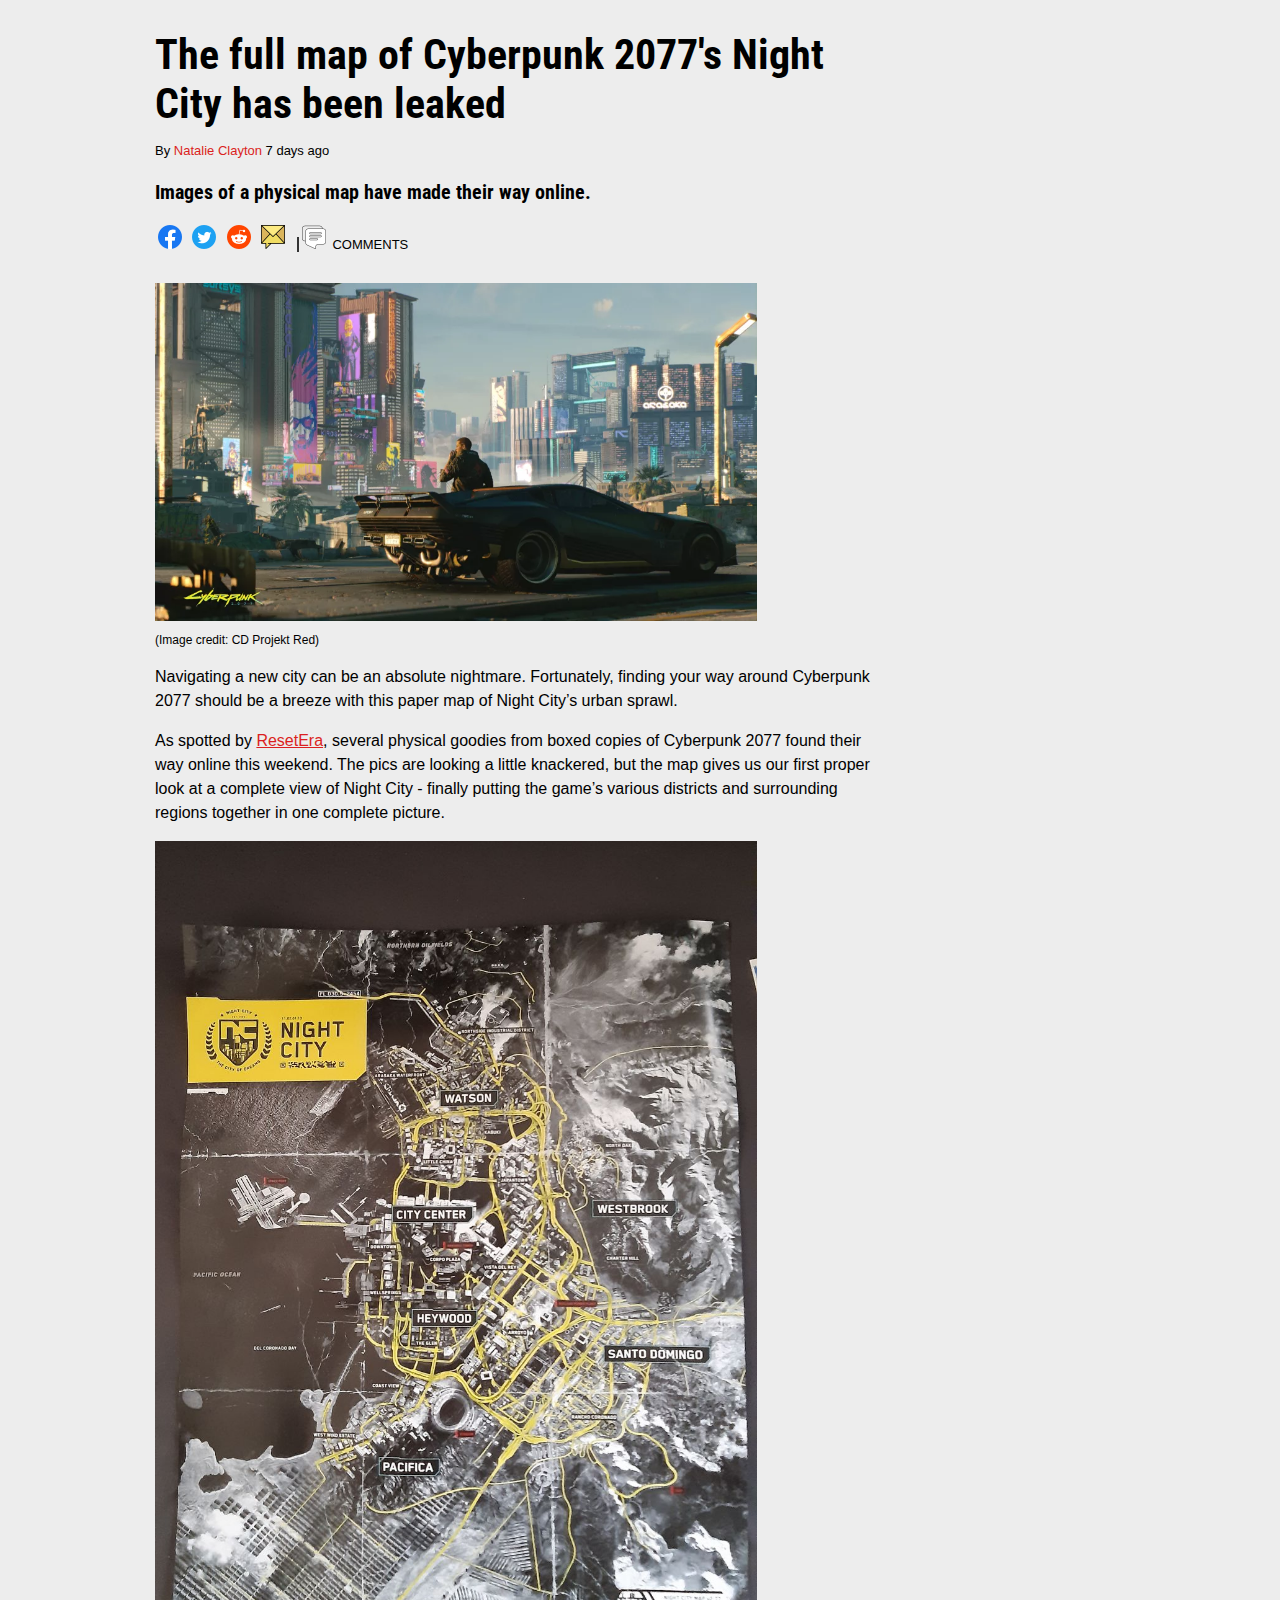
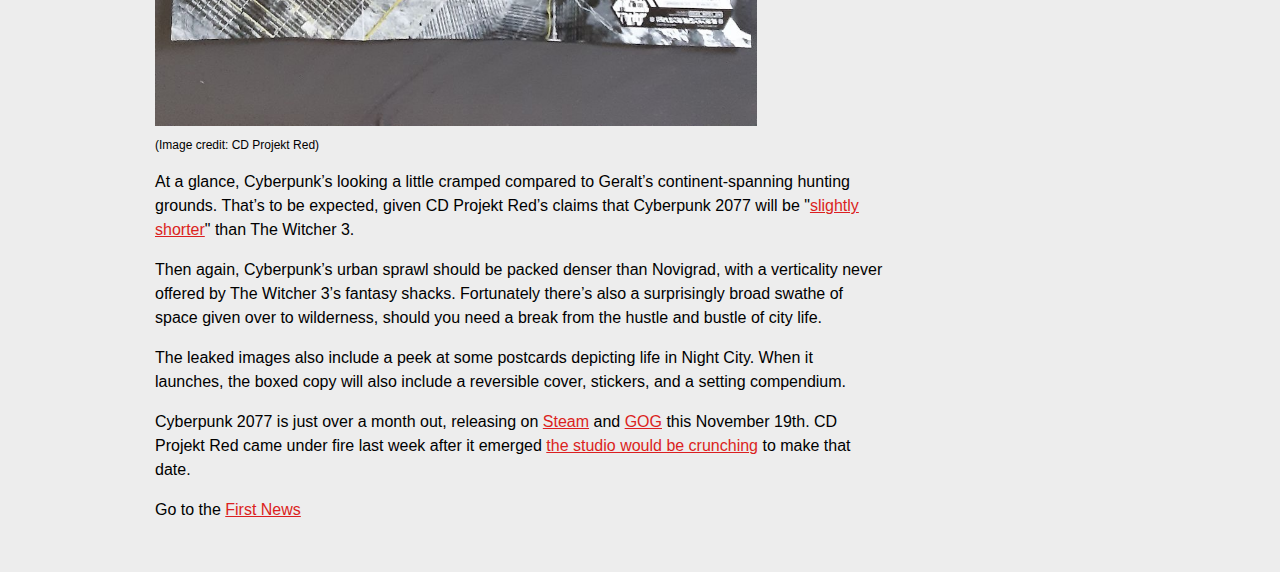
<file: SecondNews/news2.html>
<html lang="en">
    <head>
        <meta charset="UTF-8">
        <meta name="viewport" content="width=device-width, initial-scale=1.0">
        <title>Radium News 2</title>
        <link rel="stylesheet" type="text/css" href="../SecondNews/style2.css" />
        <link href="https://fonts.googleapis.com/css2?family=Roboto+Condensed:ital,wght@0,300;0,400;0,700;1,300;1,400;1,700&display=swap" rel="stylesheet"></link>
        <link href='https://fonts.googleapis.com/css?family=Open Sans Condensed:300' rel='stylesheet'></link>
    </head>
        <body>
            <div class="maincontainer">
                <article>
                    <header>
                        <h1>
                            The full map of Cyberpunk 2077's Night City has been leaked
                        </h1>
                        <p>
                            By <a href="https://www.pcgamer.com/author/natalie-clayton/" target="_blank"> Natalie Clayton</a> 7 days ago
                        </p>
                        <h2>
                            Images of a physical map have made their way online.
                        </h2>
                        <span class="socialmedia">
                            <a href="https://www.facebook.com/sharer/sharer.php?u=https://www.pcgamer.com/nvidia-rtx-3090-review-founders-edition-benchmarks/" target="_blank"><img src="../FirstNews/images/facebookicon.jpg" alt="faceboock.icon"></a>
                            <a href="https://twitter.com/intent/tweet?text=Nvidia%20RTX%203090%20Founders%20Edition%20review&url=https://www.pcgamer.com/nvidia-rtx-3090-review-founders-edition-benchmarks/" target="_blank"><img src="../FirstNews/images/twittericon.png" alt="twittericon.icon"></a>
                            <a href="http://www.reddit.com/submit?url=https://www.pcgamer.com/nvidia-rtx-3090-review-founders-edition-benchmarks/&title=Nvidia%20RTX%203090%20Founders%20Edition%20review" target="_blank"><img src="../FirstNews/images/redditicon.png" alt="redditicon.icon"></a>
                            <img src="../FirstNews/images/mailicon.png" alt="mailicon.icon">
                            <span><img src="../FirstNews/images/messageicon.png" alt="commentsicon.icon"> COMMENTS</span>
                        </span>
                    </header>
                        <div class="masterarticle">
                            <figure>
                                <img src="../FirstNews/images/ciberpunk.webp" alt="Cyberpunk" width="602" height="338"/>
                                        <figcaption>(Image credit: CD Projekt Red)</figcaption>
                            </figure>
                            <p>
                                Navigating a new city can be an absolute nightmare. Fortunately, finding your
                                way around Cyberpunk 2077 should be a breeze with this paper map of Night City’s
                                urban sprawl.
                            </p>
                            <p>
                                As spotted by <a href="https://www.resetera.com/threads/cyberpunk-2077-physical-map-and-postcards-leak.300416/" target="_blank">ResetEra</a>, several physical goodies from boxed copies of
                                Cyberpunk 2077 found their way online this weekend. The pics are looking
                                a little knackered, but the map gives us our first proper look at a complete
                                view of Night City - finally putting the game’s various districts and surrounding
                                regions together in one complete picture.
                            </p>
                            <figure>
                                <img src="../FirstNews/images/cyberpunkmap.jpeg" alt="CyberpunkMap" width="602" height="885"/>
                                        <figcaption>(Image credit: CD Projekt Red)</figcaption>
                            </figure>
                            <p>
                                At a glance, Cyberpunk’s looking a little cramped compared
                                to Geralt’s continent-spanning hunting grounds. That’s to be expected,
                                given CD Projekt Red’s claims that Cyberpunk 2077 will be "<a href="https://www.pcgamer.com/cyberpunk-2077-will-be-slightly-shorter-than-the-witcher-3/" target="_blank">slightly shorter</a>"
                                than The Witcher 3.
                            </p>
                            <p>
                                Then again, Cyberpunk’s urban sprawl should be packed denser than Novigrad,
                                with a verticality never offered by The Witcher 3’s fantasy shacks.
                                Fortunately there’s also a surprisingly broad swathe of space given over to
                                wilderness, should you need a break from the hustle and bustle of city life.
                            </p>
                            <p>
                                The leaked images also include a peek at some postcards depicting
                                life in Night City. When it launches, the boxed copy will also include
                                a reversible cover, stickers, and a setting compendium.
                            </p>
                            <p>
                                Cyberpunk 2077 is just over a month out,
                                releasing on <a href="https://store.steampowered.com/app/1091500/Cyberpunk_2077/" target="_blank">Steam</a> and <a href="https://www.gog.com/game/cyberpunk_2077?pp=d965a463ac183af4828302b14522bb3371cec49f" target="_blank">GOG</a>
                                this November 19th. CD Projekt Red came under
                                fire last week after it emerged <a href="https://www.pcgamer.com/cyberpunk-2077-studio-is-reportedly-crunching-ahead-of-the-games-november-release/" target="_blank">the studio would be crunching</a> to make that date.
                            </p>
                            <p>
                                Go to the <a href="../FirstNews/news1.html" target="_blank">First News</a>
                            </p>
                        </div>
                </article>
            </div>
        </body>
</html>
</file>
<file: SecondNews/style2.css>
body{
    background-color:#ededed;
    font-family:"Open Sans", Arial, sans-serif;
    margin: 0;
}

.maincontainer {
    max-width: 970px;
    margin: auto;
}

header{
    position: relative;
    margin-bottom: 30px;
    margin-top: 30px;
    width: 75%;
}

header a{
    color: #db1f21;
    text-decoration: none;
}

header a:hover{
    color: red;
}

header h1{
    font-family:"Roboto Condensed", Arial, sans-serif;
    font-size: 42px;
    margin-bottom: 15px;
}

header h2{
    font-family:"Roboto Condensed", Arial, sans-serif;
    font-size: 20px;
    padding: 5px 0px;
}

header p{
    font-family:"Open Sans", Arial, sans-serif;
    font-size: 13px;
    margin-top: 0;
}

.socialmedia span{
    margin-left: 4px;
    border-left: 2px solid #333;
    font-size: 13px;
}

.socialmedia img{
    padding: 0px 3px;
}

.masterarticle{
    width: 75%;
    margin-bottom: 50px;
    line-height: 1.5;
    font-size: 16px;
}

.masterarticle a{
    color: #db1f21;
}

.masterarticle a:hover{
    color: red;
}

figure{
    margin: 0;
}

figcaption{
    font-family: "Open Sans", Arial, sans-serif;
    font-size: 12px;
    padding-top: 10px;
}
</file>
